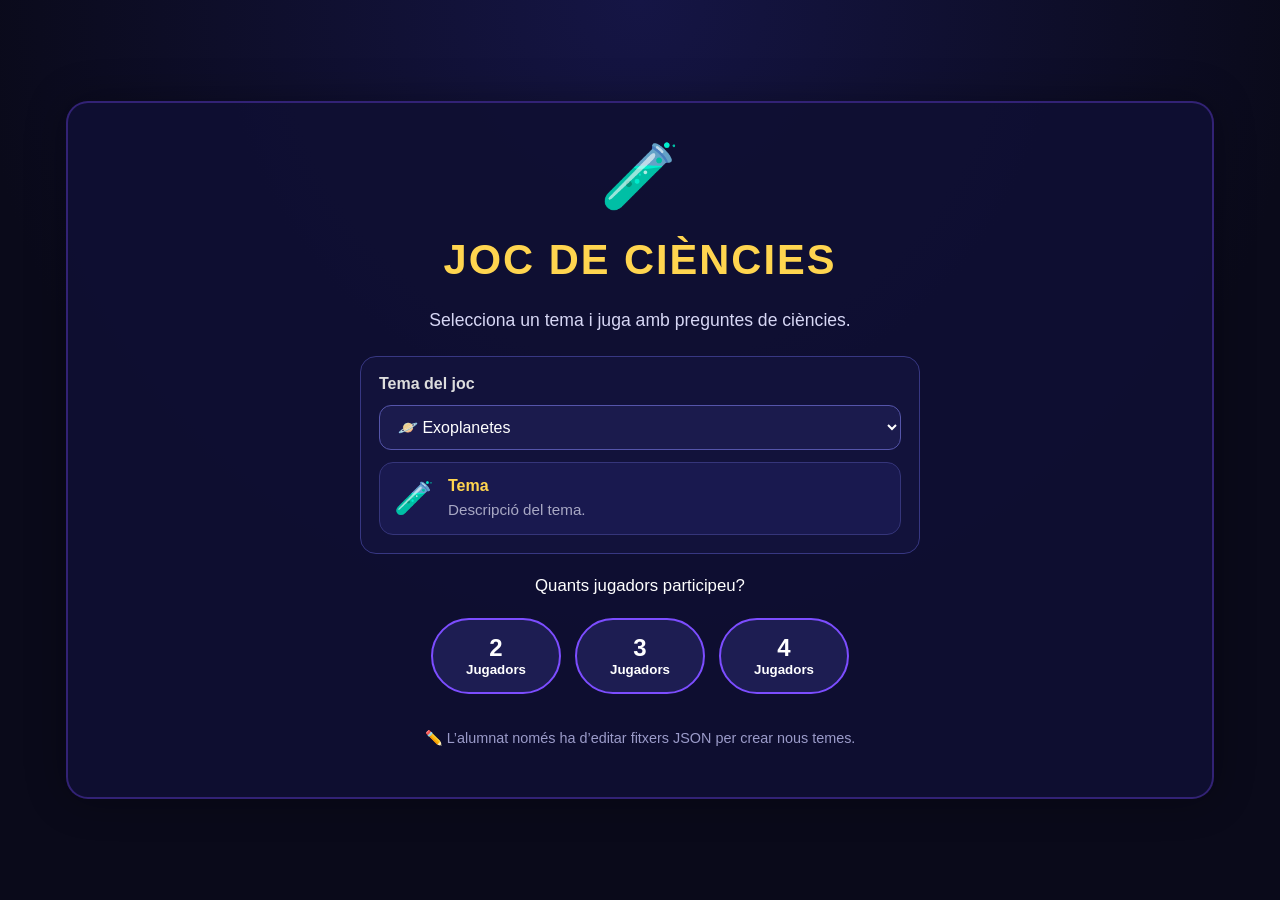
<file: index.html>
<!DOCTYPE html>
<html lang="ca">
<head>
    <meta charset="UTF-8" />
    <meta name="viewport" content="width=device-width, initial-scale=1.0" />
    <title>Joc modular de ciències (JSON)</title>
    <link rel="stylesheet" href="./css/styles.css" />
</head>
<body>
    <div id="app">
        <!-- PANTALLA INICIAL -->
        <section id="pantalla-inicial">
            <div class="hero-emoji" id="preview-emoji">🧪</div>
            <h1 id="preview-title">JOC DE CIÈNCIES</h1>
            <p class="subtitol" id="preview-subtitle">
                Selecciona un tema i juga amb preguntes de ciències.
            </p>

            <div class="config-box">
                <label for="selector-tema">Tema del joc</label>
                <select id="selector-tema"></select>

                <div class="preview-card">
                    <div class="preview-mini" id="preview-mini-emoji">🧪</div>
                    <div>
                        <div class="preview-mini-title" id="preview-mini-title">Tema</div>
                        <div class="preview-mini-text" id="preview-mini-text">
                            Descripció del tema.
                        </div>
                    </div>
                </div>
            </div>

            <p class="pregunta-jugadors">Quants jugadors participeu?</p>

            <div class="selector-jugadors">
                <button type="button" class="btn-jugadors" onclick="iniciarJoc(2)">
                    <span class="num">2</span> Jugadors
                </button>
                <button type="button" class="btn-jugadors" onclick="iniciarJoc(3)">
                    <span class="num">3</span> Jugadors
                </button>
                <button type="button" class="btn-jugadors" onclick="iniciarJoc(4)">
                    <span class="num">4</span> Jugadors
                </button>
            </div>

            <p class="nota">
                ✏️ L’alumnat només ha d’editar fitxers JSON per crear nous temes.
            </p>
        </section>

        <!-- PANTALLA JOC -->
        <section id="pantalla-joc">
            <div id="taulell-container">
                <div id="taulell"></div>
            </div>

            <aside id="panell">
                <h2 id="game-title">JOC</h2>
                <p class="game-theme-line">
                    <span id="game-emoji">🧪</span>
                    <span id="game-subtitle">Tema</span>
                </p>

                <div id="info-torn">
                    <span class="torn-label">Torn de:</span>
                    <div class="torn-jugador">
                        <span class="torn-color" id="torn-color-ind"></span>
                        <span id="torn-nom">Jugador 1</span>
                    </div>
                </div>

                <div id="dau-container">
                    <div id="dau" title="Clica per tirar!"></div>
                    <button type="button" id="btn-tirar" onclick="tirarDau()">🎲 Tirar dau</button>
                </div>

                <div id="registre">
                    <div class="entry entry-muted">🏁 Comença l'aventura científica!</div>
                </div>

                <button type="button" class="btn-reiniciar" onclick="reiniciarJoc()">
                    🔄 Tornar a l'inici
                </button>
            </aside>
        </section>
    </div>

    <!-- MODAL -->
    <div id="modal-overlay">
        <div id="modal">
            <div class="emoji-modal" id="modal-emoji">❓</div>
            <h3 id="modal-title">Pregunta</h3>
            <p class="pregunta-text" id="pregunta-text"></p>
            <div class="opcions" id="opcions-container"></div>
            <p class="resultat-text" id="resultat-text"></p>
        </div>
    </div>

    <script src="./js/path.js"></script>
    <script src="./js/renderer.js"></script>
    <script src="./js/engine.js"></script>
    <script src="./js/app.js"></script>
</body>
</html>
</file>
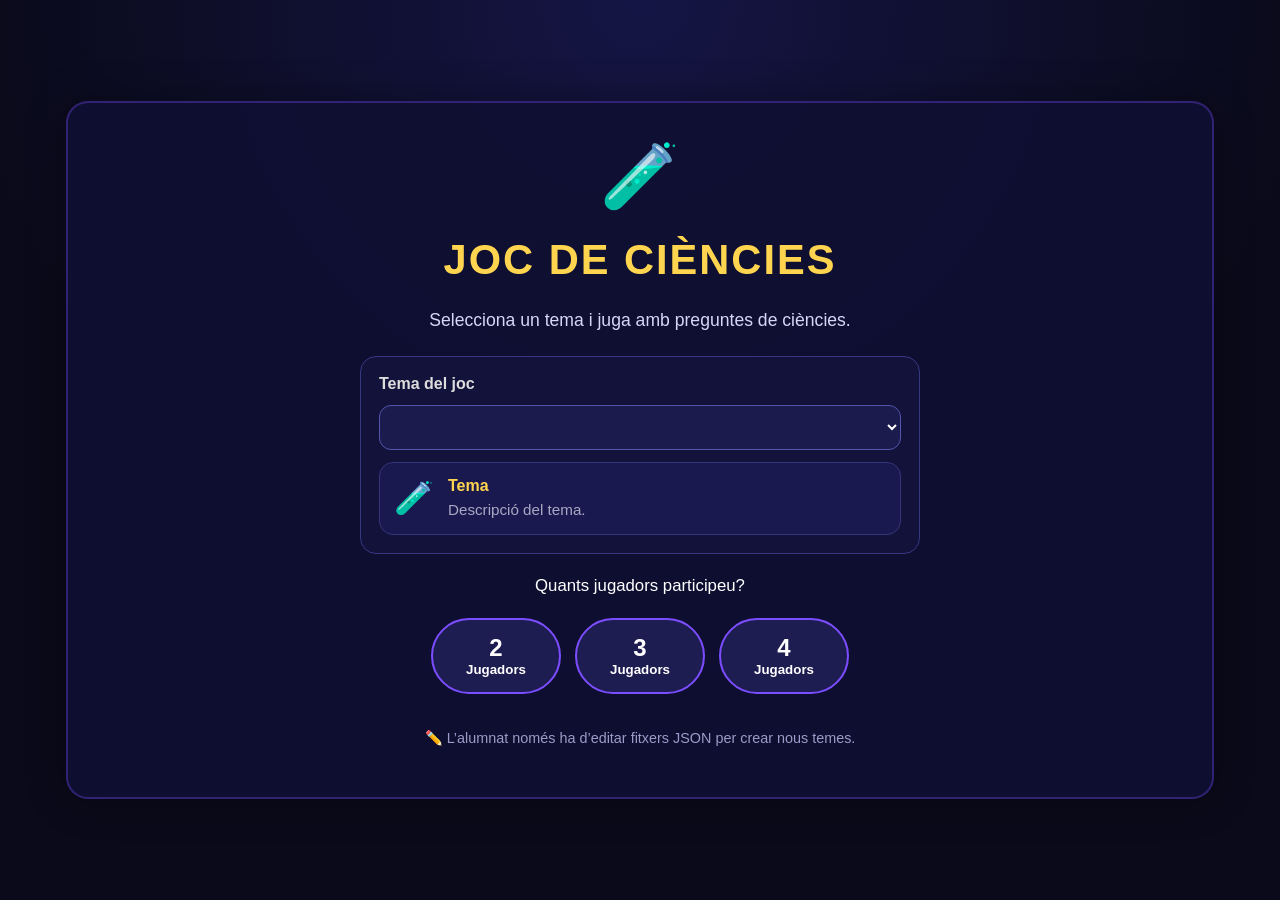
<file: beta/index.html>
<!DOCTYPE html>
<html lang="ca">
<head>
    <meta charset="UTF-8" />
    <meta name="viewport" content="width=device-width, initial-scale=1.0" />
    <title>Joc modular de ciències (JSON)</title>
    <link rel="stylesheet" href="./css/styles.css" />
</head>
<body>
    <div id="app">
        <!-- PANTALLA INICIAL -->
        <section id="pantalla-inicial">
            <div class="hero-emoji" id="preview-emoji">🧪</div>
            <h1 id="preview-title">JOC DE CIÈNCIES</h1>
            <p class="subtitol" id="preview-subtitle">
                Selecciona un tema i juga amb preguntes de ciències.
            </p>

            <div class="config-box">
                <label for="selector-tema">Tema del joc</label>
                <select id="selector-tema"></select>

                <div class="preview-card">
                    <div class="preview-mini" id="preview-mini-emoji">🧪</div>
                    <div>
                        <div class="preview-mini-title" id="preview-mini-title">Tema</div>
                        <div class="preview-mini-text" id="preview-mini-text">
                            Descripció del tema.
                        </div>
                    </div>
                </div>
            </div>

            <p class="pregunta-jugadors">Quants jugadors participeu?</p>

            <div class="selector-jugadors">
                <button type="button" class="btn-jugadors" onclick="iniciarJoc(2)">
                    <span class="num">2</span> Jugadors
                </button>
                <button type="button" class="btn-jugadors" onclick="iniciarJoc(3)">
                    <span class="num">3</span> Jugadors
                </button>
                <button type="button" class="btn-jugadors" onclick="iniciarJoc(4)">
                    <span class="num">4</span> Jugadors
                </button>
            </div>

            <p class="nota">
                ✏️ L’alumnat només ha d’editar fitxers JSON per crear nous temes.
            </p>
        </section>

        <!-- PANTALLA JOC -->
        <section id="pantalla-joc">
            <div id="taulell-container">
                <div id="taulell"></div>
            </div>

            <aside id="panell">
                <h2 id="game-title">JOC</h2>
                <p class="game-theme-line">
                    <span id="game-emoji">🧪</span>
                    <span id="game-subtitle">Tema</span>
                </p>

                <div id="info-torn">
                    <span class="torn-label">Torn de:</span>
                    <div class="torn-jugador">
                        <span class="torn-color" id="torn-color-ind"></span>
                        <span id="torn-nom">Jugador 1</span>
                    </div>
                </div>

                <div id="dau-container">
                    <div id="dau" title="Clica per tirar!"></div>
                    <button type="button" id="btn-tirar" onclick="tirarDau()">🎲 Tirar dau</button>
                </div>

                <div id="registre">
                    <div class="entry entry-muted">🏁 Comença l'aventura científica!</div>
                </div>

                <button type="button" class="btn-reiniciar" onclick="reiniciarJoc()">
                    🔄 Tornar a l'inici
                </button>
            </aside>
        </section>
    </div>

    <!-- MODAL -->
    <div id="modal-overlay">
        <div id="modal">
            <div class="emoji-modal" id="modal-emoji">❓</div>
            <h3 id="modal-title">Pregunta</h3>
            <p class="pregunta-text" id="pregunta-text"></p>
            <div class="opcions" id="opcions-container"></div>
            <p class="resultat-text" id="resultat-text"></p>
        </div>
    </div>

    <script src="./js/path.js"></script>
    <script src="./js/renderer.js"></script>
    <script src="./js/engine.js"></script>
    <script src="./js/app.js"></script>
</body>
</html>
</file>
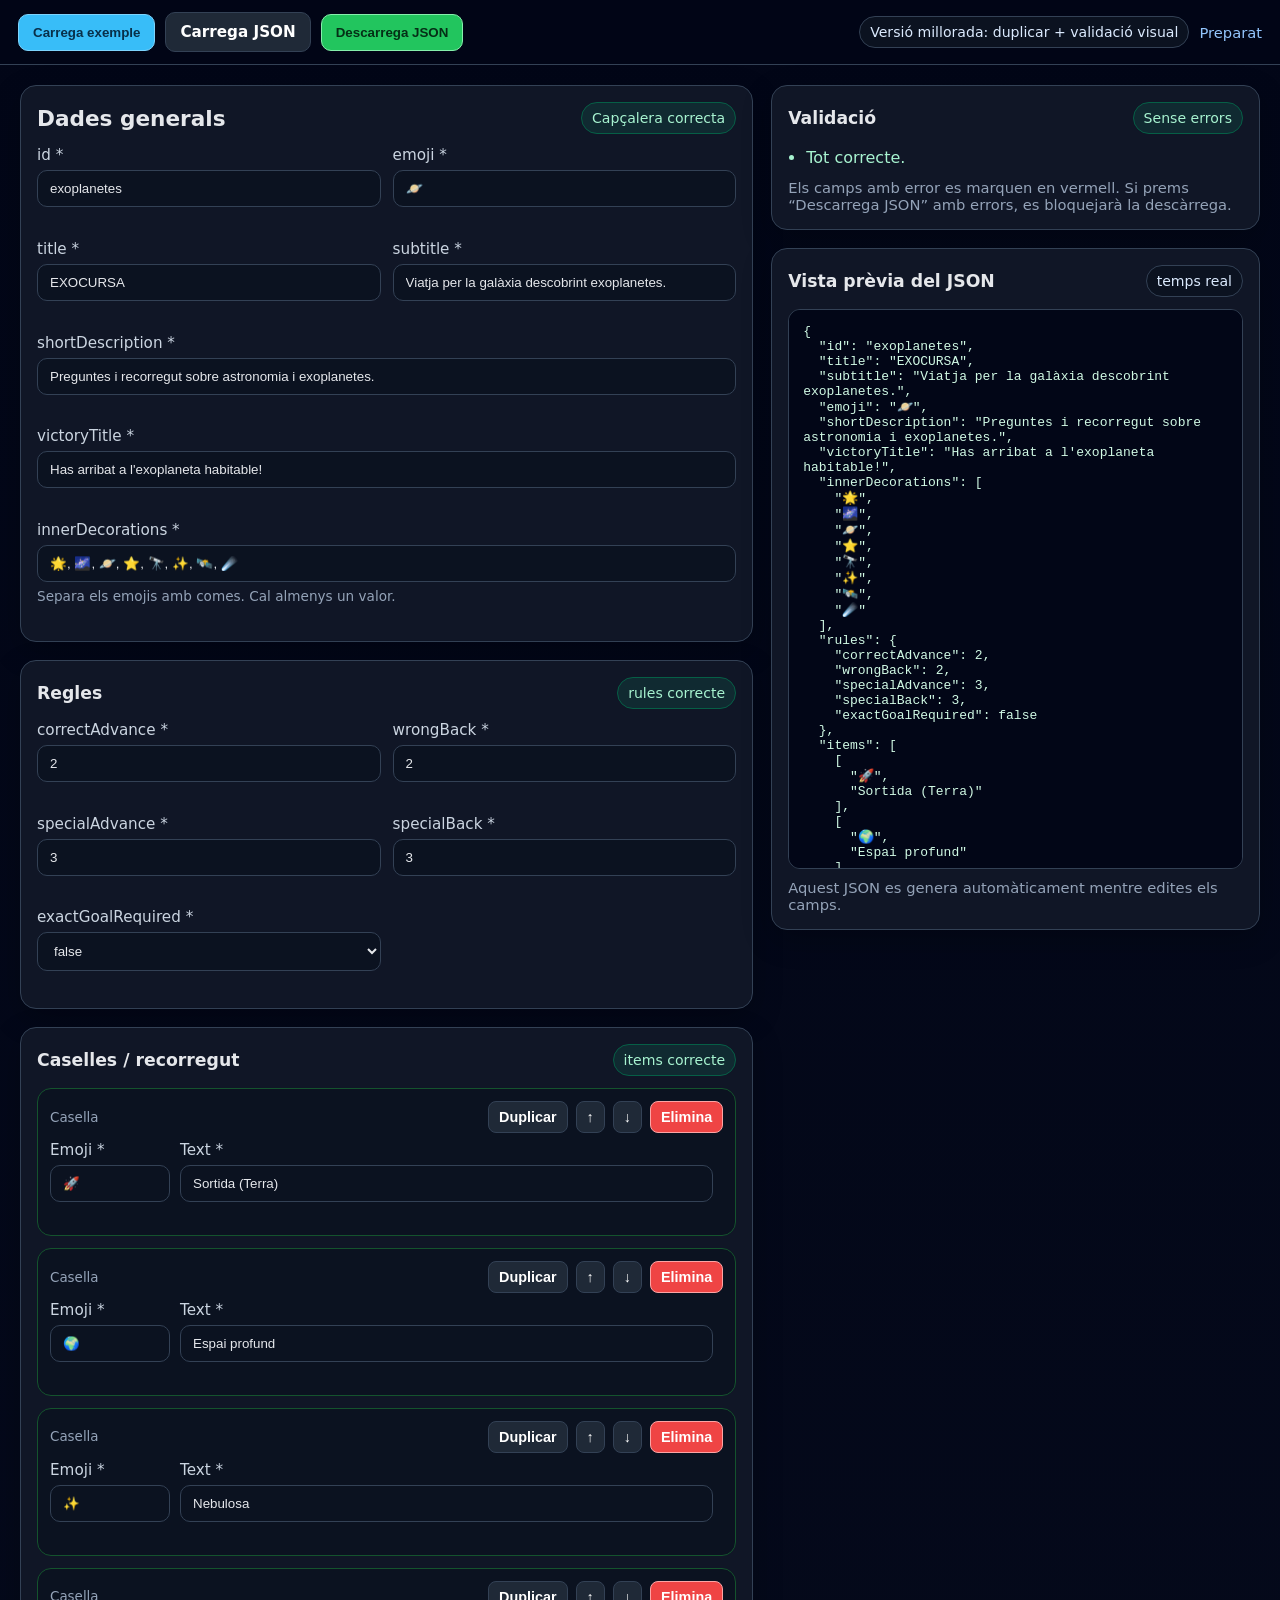
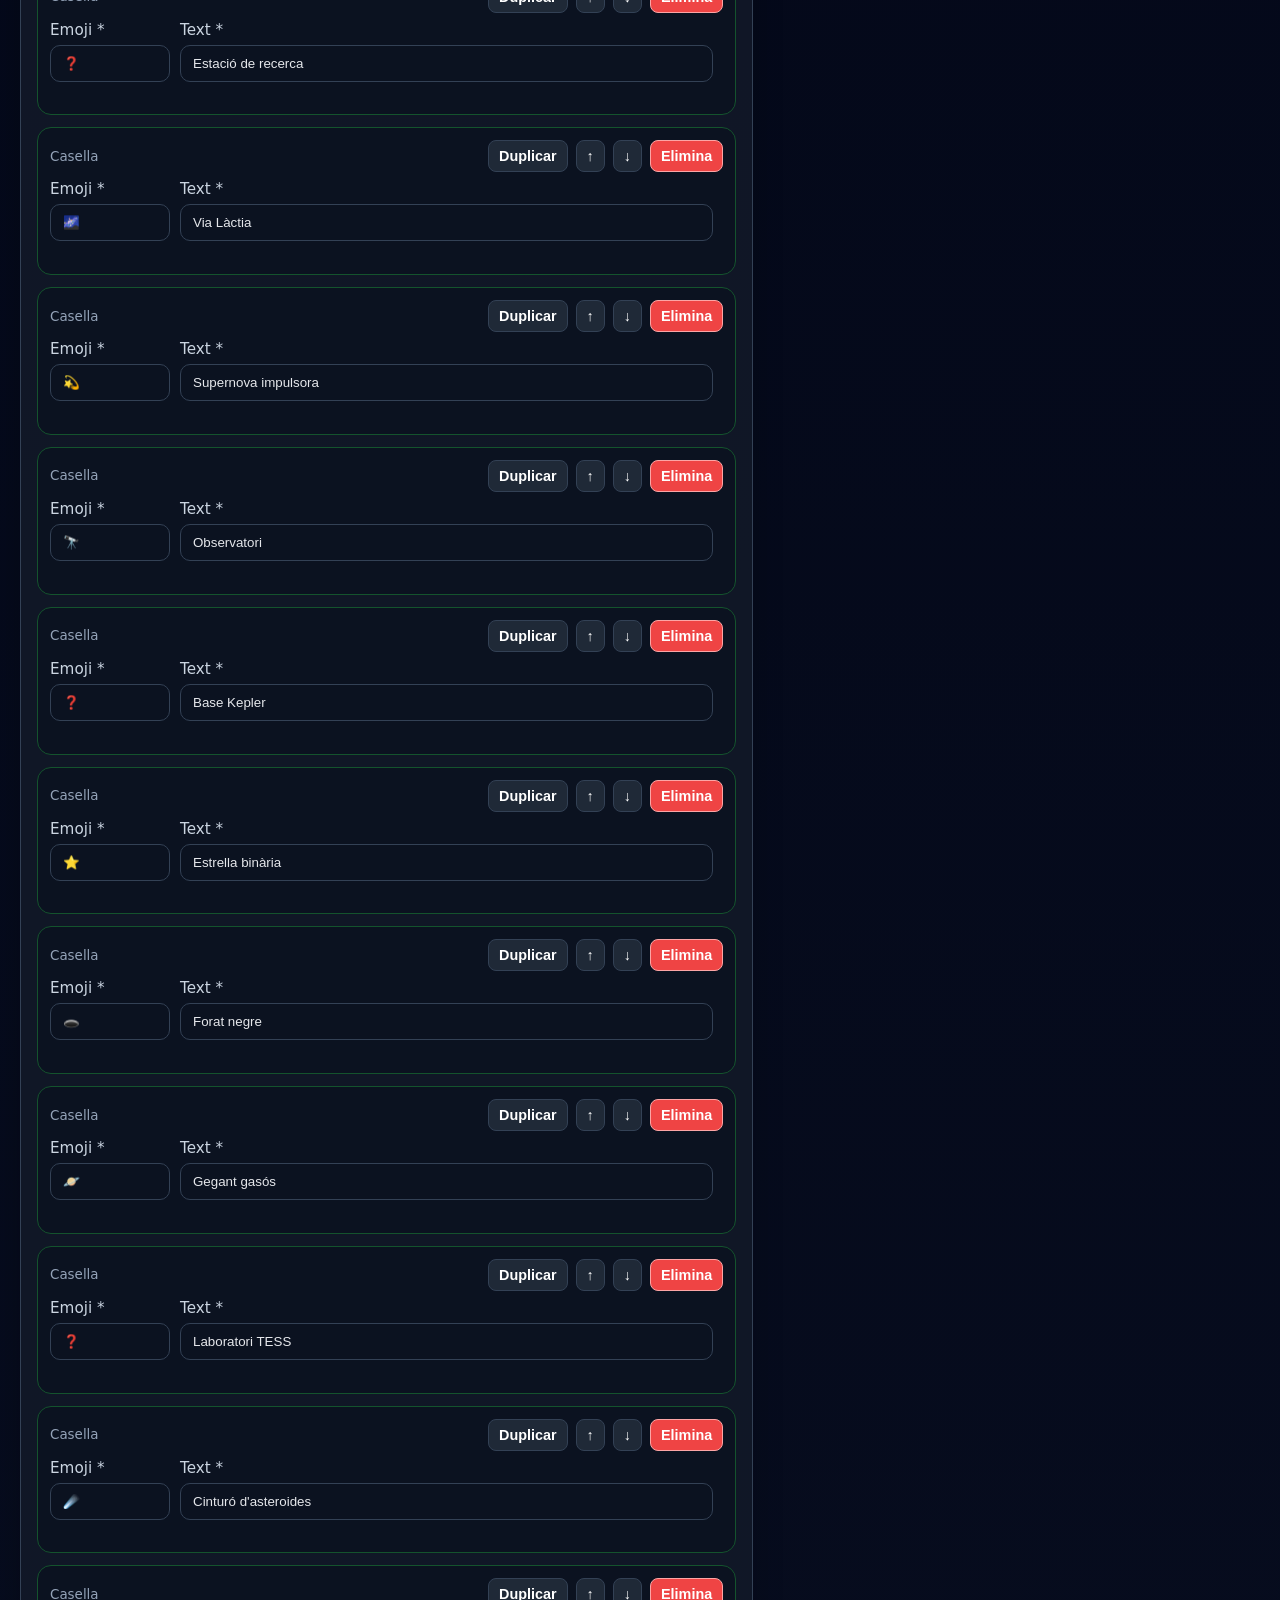
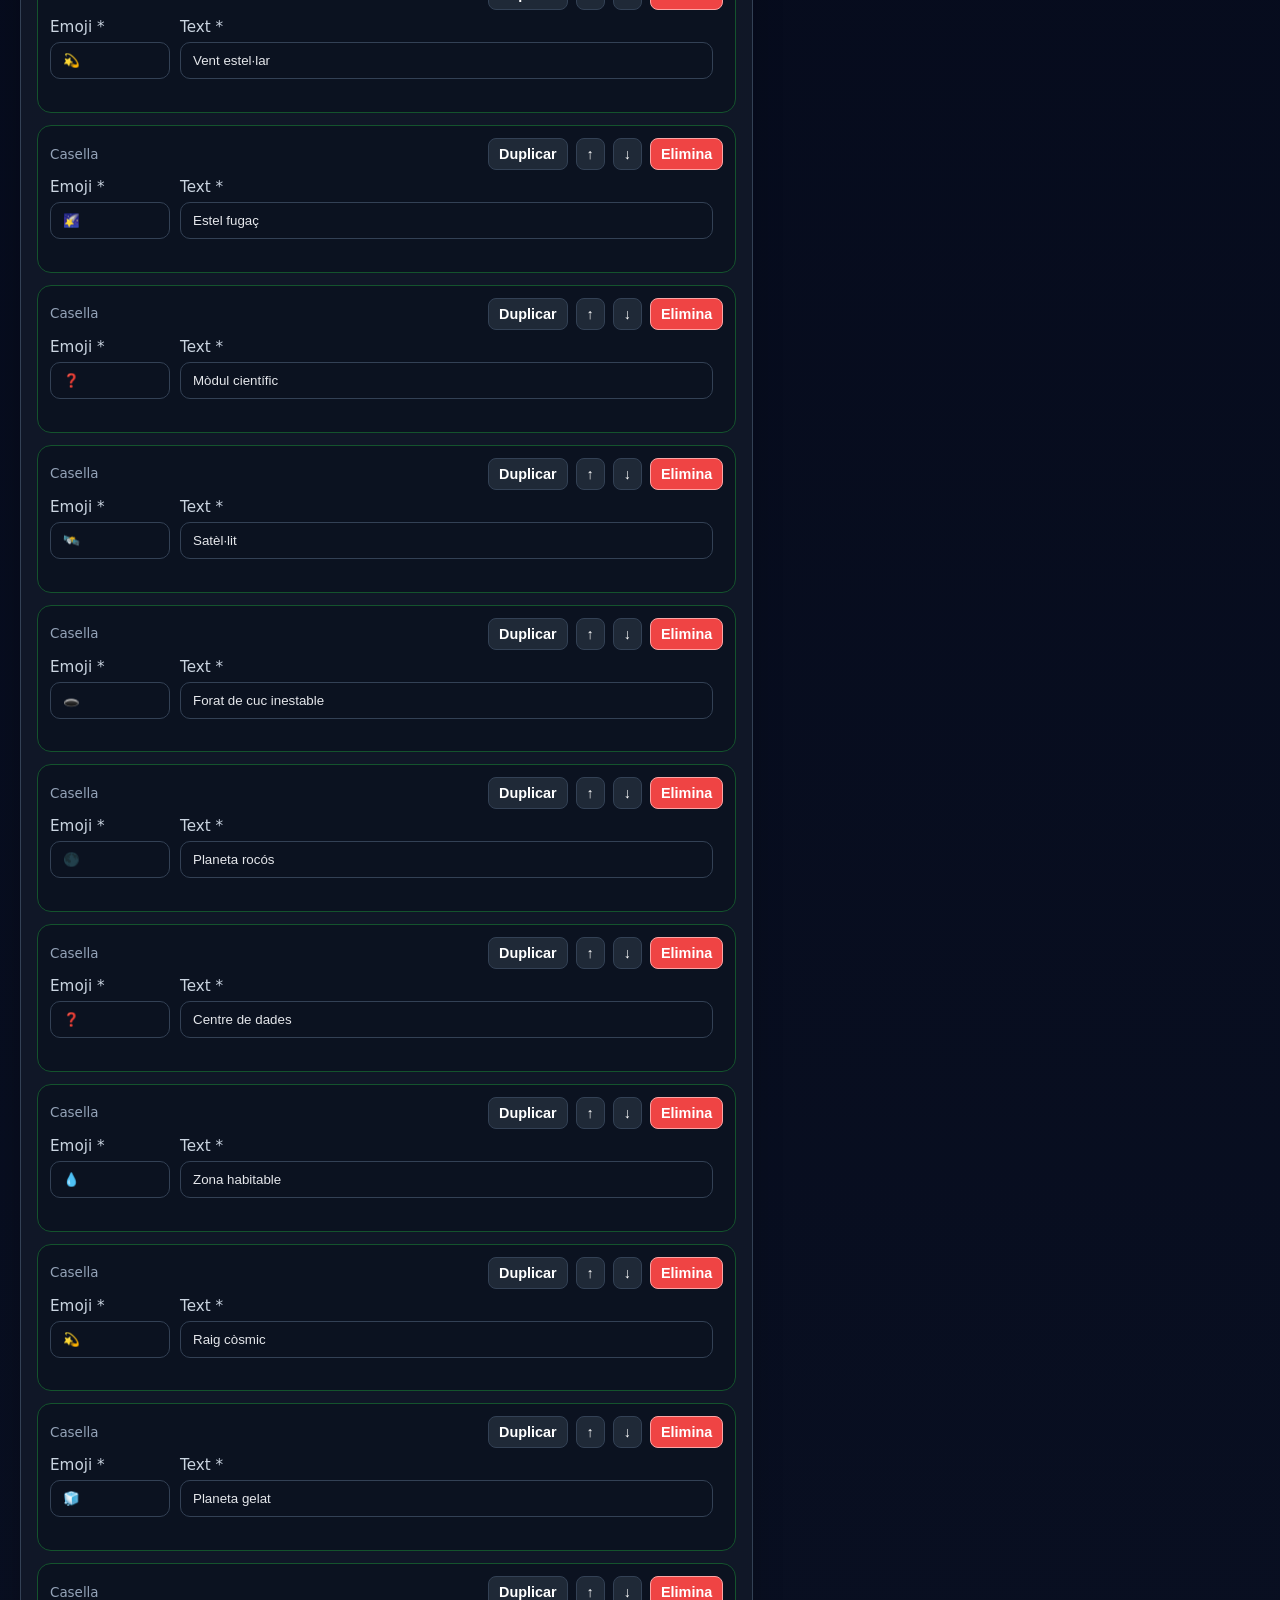
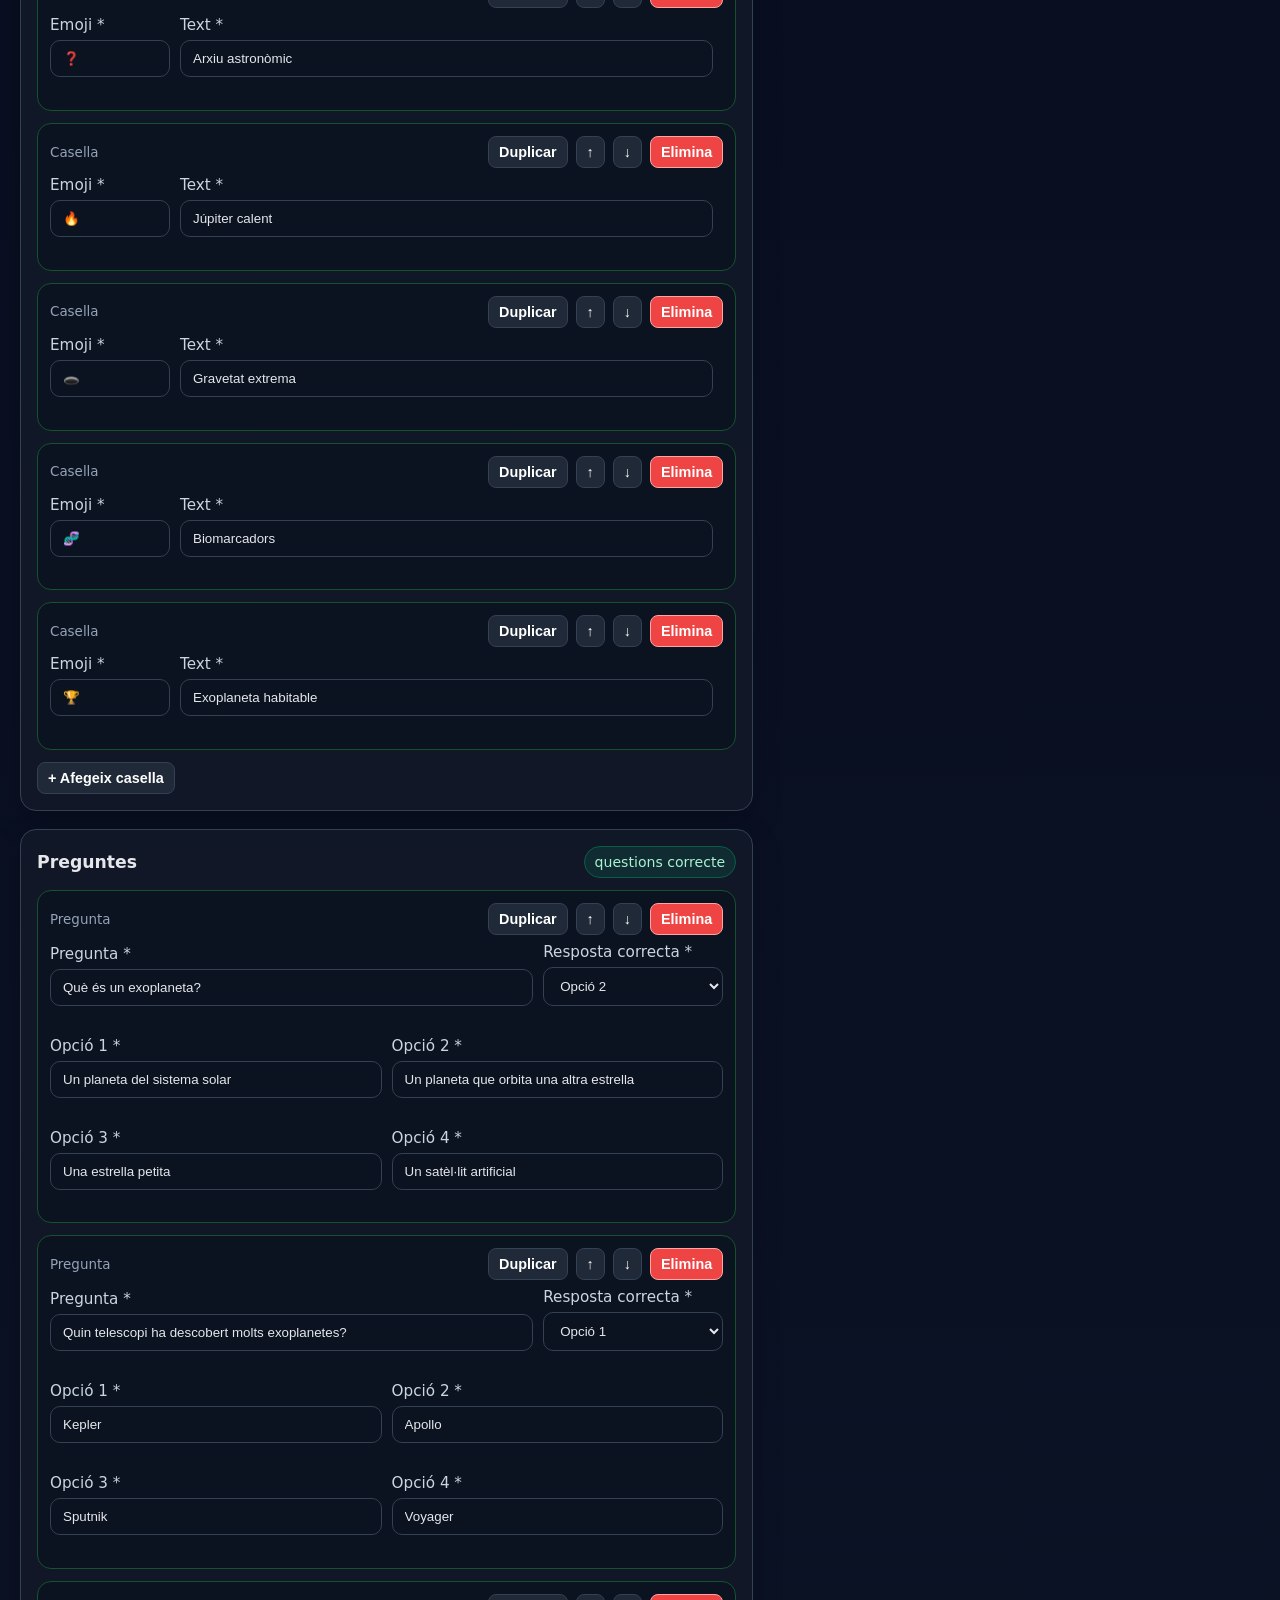
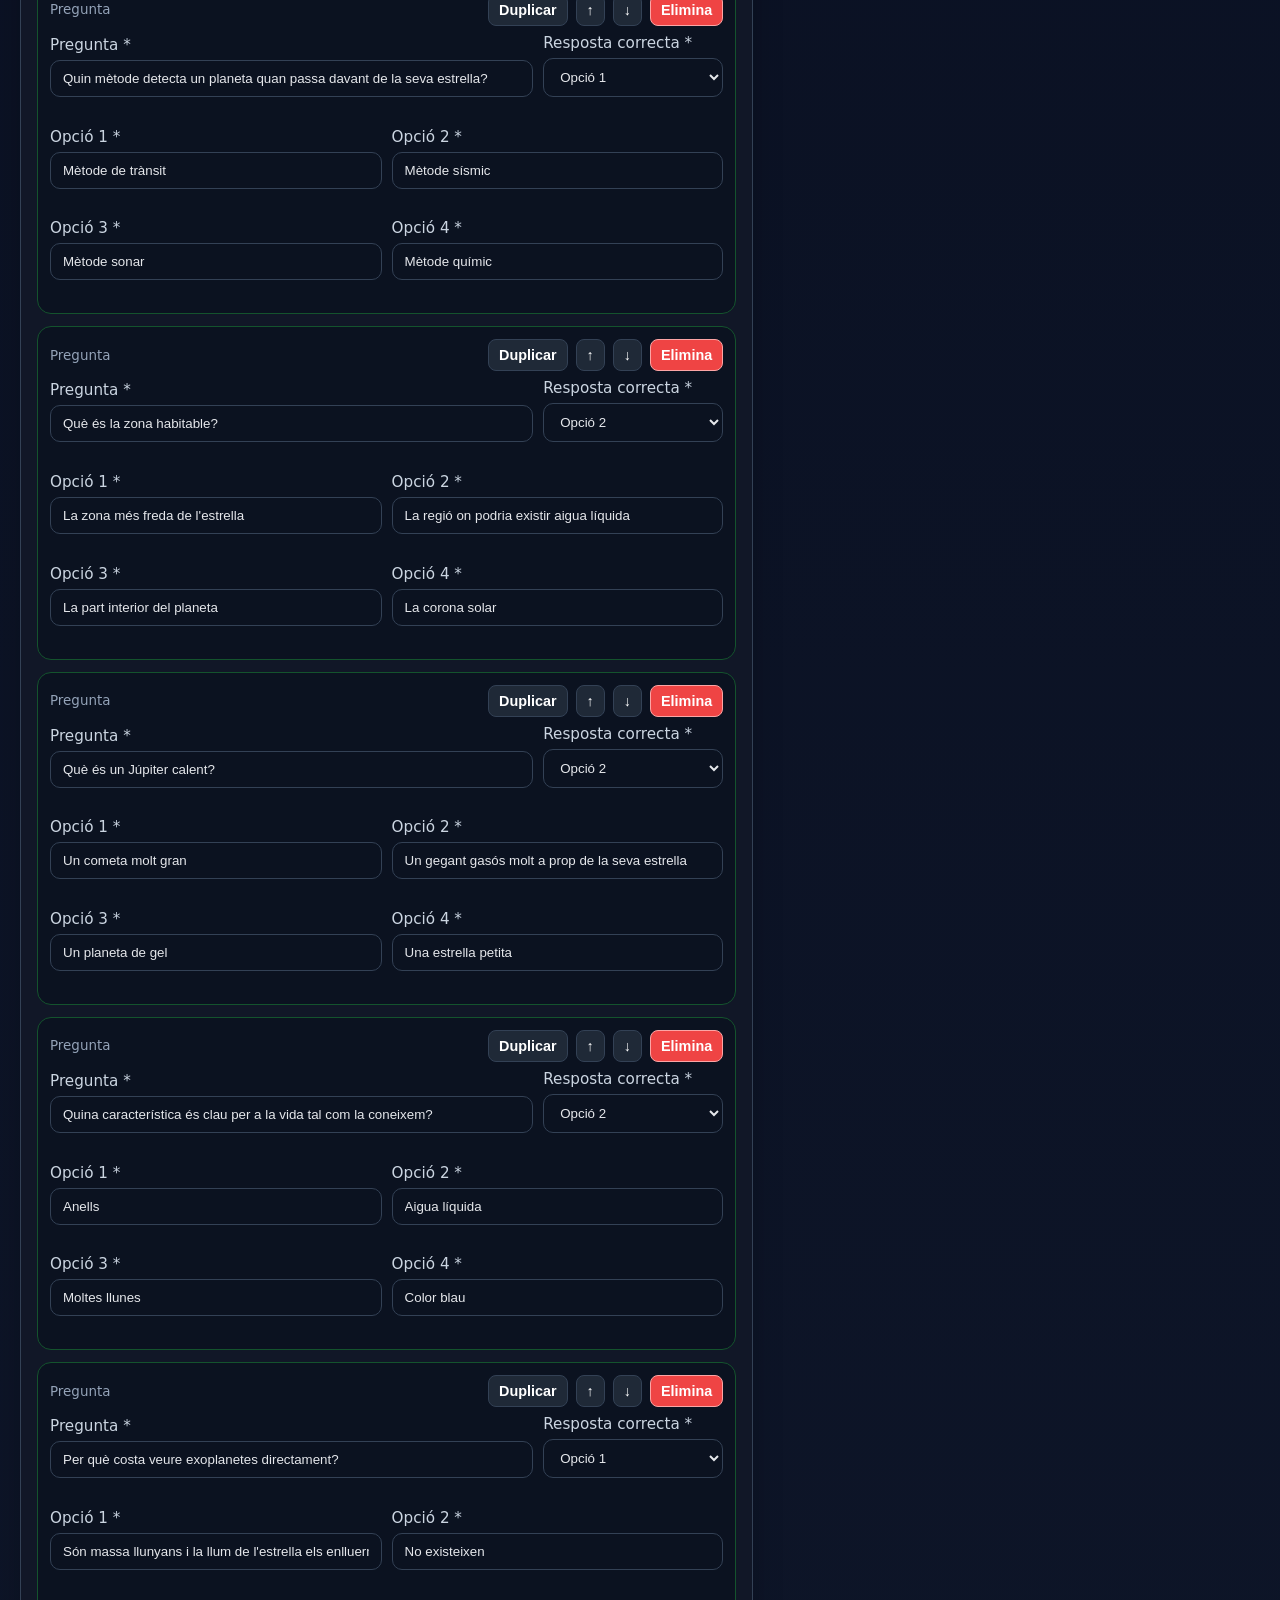
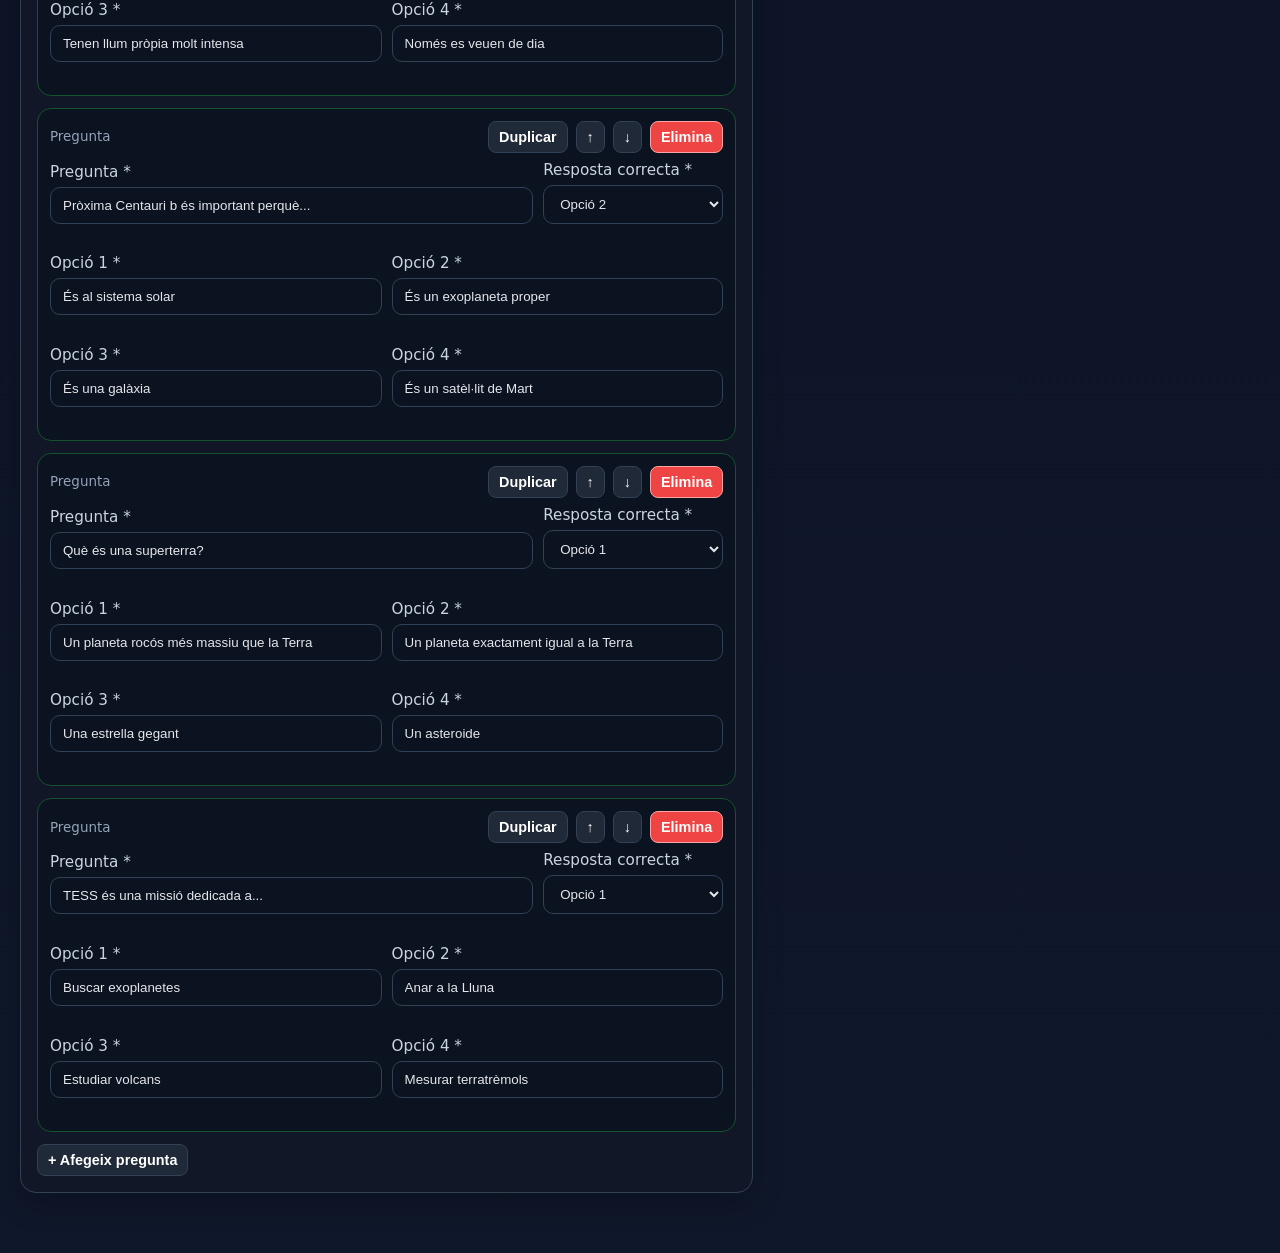
<file: editorjson.html>
<!DOCTYPE html>
<html lang="ca">
<head>
  <meta charset="UTF-8" />
  <meta name="viewport" content="width=device-width, initial-scale=1.0" />
  <title>Editor JSON de Joc — versió millorada</title>
  <style>
    :root {
      --bg: #0f172a;
      --bg-2: #020617;
      --card: #111827;
      --card-2: #1f2937;
      --text: #e5e7eb;
      --muted: #94a3b8;
      --accent: #38bdf8;
      --accent-2: #22c55e;
      --danger: #ef4444;
      --danger-soft: rgba(239,68,68,.12);
      --warn: #f59e0b;
      --warn-soft: rgba(245,158,11,.12);
      --ok: #10b981;
      --ok-soft: rgba(16,185,129,.12);
      --border: #334155;
      --focus: #7dd3fc;
    }
    * { box-sizing: border-box; }
    body {
      margin: 0;
      font-family: system-ui, -apple-system, Segoe UI, Roboto, Helvetica, Arial, sans-serif;
      background: linear-gradient(180deg, var(--bg-2) 0%, var(--bg) 100%);
      color: var(--text);
    }
    .toolbar {
      position: sticky; top: 0; z-index: 20;
      background: rgba(2,6,23,.9);
      backdrop-filter: blur(8px);
      border-bottom: 1px solid var(--border);
      padding: 12px 18px;
      display: flex; justify-content: space-between; gap: 10px; flex-wrap: wrap; align-items: center;
    }
    .toolbar .left, .toolbar .right { display: flex; gap: 10px; flex-wrap: wrap; align-items: center; }
    .container { max-width: 1320px; margin: 0 auto; padding: 20px; }
    .grid { display: grid; grid-template-columns: 1.2fr .8fr; gap: 18px; align-items: start; }
    @media (max-width: 1100px) { .grid { grid-template-columns: 1fr; } }
    .card {
      background: rgba(17,24,39,.95);
      border: 1px solid var(--border);
      border-radius: 16px;
      padding: 16px;
      box-shadow: 0 10px 30px rgba(0,0,0,.22);
    }
    .card + .card { margin-top: 18px; }
    .section-title {
      display: flex; justify-content: space-between; gap: 10px; align-items: center; margin-bottom: 12px;
    }
    h1, h2, h3 { margin: 0; }
    h1 { font-size: 1.35rem; }
    h2 { font-size: 1.08rem; }
    .badge, .pill {
      display: inline-flex; align-items: center; gap: 8px;
      padding: 7px 10px; border-radius: 999px; font-size: .88rem;
      border: 1px solid var(--border); background: #0b1220; color: #dbeafe;
    }
    .badge.error { background: var(--danger-soft); border-color: #7f1d1d; color: #fecaca; }
    .badge.ok { background: var(--ok-soft); border-color: #065f46; color: #a7f3d0; }
    button, .file-label {
      appearance: none;
      border: 1px solid var(--border);
      color: white; background: var(--card-2);
      padding: 10px 14px; border-radius: 10px; cursor: pointer; font-weight: 600;
    }
    button:hover, .file-label:hover { filter: brightness(1.06); }
    button.primary { background: var(--accent); color: #082f49; border-color: #7dd3fc; }
    button.success { background: var(--accent-2); color: #052e16; border-color: #86efac; }
    button.warn { background: var(--warn); color: #451a03; border-color: #fcd34d; }
    button.danger { background: var(--danger); color: #fff; border-color: #fca5a5; }
    button.small { padding: 7px 10px; border-radius: 8px; font-size: .9rem; }
    input[type=file] { display: none; }
    .status { color: #93c5fd; font-size: .92rem; }

    .form-grid { display: grid; grid-template-columns: repeat(2,1fr); gap: 12px; }
    @media (max-width: 720px) { .form-grid { grid-template-columns: 1fr; } }
    .full { grid-column: 1 / -1; }
    .field { display: flex; flex-direction: column; gap: 6px; }
    label { color: #cbd5e1; font-size: .95rem; }
    .hint { color: var(--muted); font-size: .85rem; }
    input[type=text], input[type=number], textarea, select {
      width: 100%; background: #0b1220; border: 1px solid var(--border); color: var(--text);
      padding: 10px 12px; border-radius: 10px; outline: none; transition: border-color .15s, box-shadow .15s, background .15s;
    }
    input:focus, select:focus, textarea:focus { border-color: var(--focus); box-shadow: 0 0 0 3px rgba(56,189,248,.15); }
    input.invalid, textarea.invalid, select.invalid { border-color: var(--danger); background: rgba(127,29,29,.14); }
    .field.invalid > label { color: #fecaca; }
    .error-text { color: #fca5a5; font-size: .84rem; min-height: 1.1em; }

    .list { display: flex; flex-direction: column; gap: 12px; }
    .row-card {
      border: 1px solid var(--border); background: #0b1220; border-radius: 14px; padding: 12px;
    }
    .row-card.invalid { border-color: var(--danger); box-shadow: inset 0 0 0 1px rgba(239,68,68,.15); }
    .row-card.valid { border-color: #14532d; }
    .row { display: grid; grid-template-columns: 120px 1fr auto; gap: 10px; align-items: end; }
    .row.question-row { grid-template-columns: 1fr 180px; }
    .options-grid { display: grid; grid-template-columns: repeat(2,1fr); gap: 10px; margin-top: 10px; }
    @media (max-width: 700px) {
      .row, .row.question-row, .options-grid { grid-template-columns: 1fr; }
    }
    .inline-actions { display: flex; gap: 8px; flex-wrap: wrap; align-items: center; }
    .item-meta { display: flex; justify-content: space-between; gap: 10px; margin-bottom: 8px; align-items: center; }
    .mini-label { color: var(--muted); font-size: .84rem; }
    pre {
      background: #020617; border: 1px solid var(--border); color: #d1fae5; padding: 14px; border-radius: 12px;
      overflow: auto; max-height: 560px; margin: 0; white-space: pre-wrap; word-break: break-word;
    }
    .summary {
      margin: 0; padding-left: 18px; color: #fecaca; line-height: 1.45;
    }
    .summary li { margin-bottom: 6px; }
    .summary.empty { color: #a7f3d0; padding-left: 18px; }
    .sticky-side { position: sticky; top: 78px; }
    .footer-note { color: var(--muted); font-size: .92rem; margin-top: 10px; }
    .divider { height: 1px; background: var(--border); margin: 14px 0; }
  </style>
</head>
<body>
  <div class="toolbar">
    <div class="left">
      <button class="primary" id="btnSample">Carrega exemple</button>
      <label class="file-label" for="fileInput">Carrega JSON</label>
      <input id="fileInput" type="file" accept="application/json,.json" />
      <button class="success" id="btnDownload">Descarrega JSON</button>
    </div>
    <div class="right">
      <span class="pill">Versió millorada: duplicar + validació visual</span>
      <span id="status" class="status">Preparat</span>
    </div>
  </div>

  <div class="container">
    <div class="grid">
      <div>
        <div class="card">
          <div class="section-title">
            <h1>Dades generals</h1>
            <span id="generalBadge" class="badge">Capçalera</span>
          </div>
          <div class="form-grid">
            <div class="field" data-field="id">
              <label for="id">id *</label>
              <input id="id" type="text" placeholder="exoplanetes" />
              <div class="error-text"></div>
            </div>
            <div class="field" data-field="emoji">
              <label for="emoji">emoji *</label>
              <input id="emoji" type="text" placeholder="🪐" />
              <div class="error-text"></div>
            </div>
            <div class="field" data-field="title">
              <label for="title">title *</label>
              <input id="title" type="text" placeholder="EXOCURSA" />
              <div class="error-text"></div>
            </div>
            <div class="field" data-field="subtitle">
              <label for="subtitle">subtitle *</label>
              <input id="subtitle" type="text" placeholder="Viatja per la galàxia..." />
              <div class="error-text"></div>
            </div>
            <div class="field full" data-field="shortDescription">
              <label for="shortDescription">shortDescription *</label>
              <input id="shortDescription" type="text" placeholder="Preguntes i recorregut sobre astronomia..." />
              <div class="error-text"></div>
            </div>
            <div class="field full" data-field="victoryTitle">
              <label for="victoryTitle">victoryTitle *</label>
              <input id="victoryTitle" type="text" placeholder="Has arribat a l'exoplaneta habitable!" />
              <div class="error-text"></div>
            </div>
            <div class="field full" data-field="innerDecorations">
              <label for="innerDecorations">innerDecorations *</label>
              <input id="innerDecorations" type="text" placeholder="🌟, 🌌, 🪐, ⭐, 🔭, ✨, 🛰️, ☄️" />
              <div class="hint">Separa els emojis amb comes. Cal almenys un valor.</div>
              <div class="error-text"></div>
            </div>
          </div>
        </div>

        <div class="card">
          <div class="section-title">
            <h2>Regles</h2>
            <span id="rulesBadge" class="badge">rules</span>
          </div>
          <div class="form-grid">
            <div class="field" data-field="correctAdvance">
              <label for="correctAdvance">correctAdvance *</label>
              <input id="correctAdvance" type="number" step="1" min="0" />
              <div class="error-text"></div>
            </div>
            <div class="field" data-field="wrongBack">
              <label for="wrongBack">wrongBack *</label>
              <input id="wrongBack" type="number" step="1" min="0" />
              <div class="error-text"></div>
            </div>
            <div class="field" data-field="specialAdvance">
              <label for="specialAdvance">specialAdvance *</label>
              <input id="specialAdvance" type="number" step="1" min="0" />
              <div class="error-text"></div>
            </div>
            <div class="field" data-field="specialBack">
              <label for="specialBack">specialBack *</label>
              <input id="specialBack" type="number" step="1" min="0" />
              <div class="error-text"></div>
            </div>
            <div class="field" data-field="exactGoalRequired">
              <label for="exactGoalRequired">exactGoalRequired *</label>
              <select id="exactGoalRequired">
                <option value="false">false</option>
                <option value="true">true</option>
              </select>
              <div class="error-text"></div>
            </div>
          </div>
        </div>

        <div class="card">
          <div class="section-title">
            <h2>Caselles / recorregut</h2>
            <span id="itemsBadge" class="badge">items</span>
          </div>
          <div id="itemsList" class="list"></div>
          <div class="inline-actions" style="margin-top: 12px;">
            <button id="addItem" class="small">+ Afegeix casella</button>
          </div>
        </div>

        <div class="card" style="margin-bottom: 40px;">
          <div class="section-title">
            <h2>Preguntes</h2>
            <span id="questionsBadge" class="badge">questions</span>
          </div>
          <div id="questionsList" class="list"></div>
          <div class="inline-actions" style="margin-top: 12px;">
            <button id="addQuestion" class="small">+ Afegeix pregunta</button>
          </div>
        </div>
      </div>

      <div>
        <div class="sticky-side">
          <div class="card">
            <div class="section-title">
              <h2>Validació</h2>
              <span id="validationBadge" class="badge ok">Sense errors</span>
            </div>
            <ul id="validationSummary" class="summary empty">
              <li>Tot correcte.</li>
            </ul>
            <div class="footer-note">Els camps amb error es marquen en vermell. Si prems “Descarrega JSON” amb errors, es bloquejarà la descàrrega.</div>
          </div>

          <div class="card">
            <div class="section-title">
              <h2>Vista prèvia del JSON</h2>
              <span class="badge">temps real</span>
            </div>
            <pre id="jsonPreview">{}</pre>
            <div class="footer-note">Aquest JSON es genera automàticament mentre edites els camps.</div>
          </div>
        </div>
      </div>
    </div>
  </div>

  <script>
    const sampleData = {
      "id": "exoplanetes",
      "title": "EXOCURSA",
      "subtitle": "Viatja per la galàxia descobrint exoplanetes.",
      "emoji": "🪐",
      "shortDescription": "Preguntes i recorregut sobre astronomia i exoplanetes.",
      "victoryTitle": "Has arribat a l'exoplaneta habitable!",
      "innerDecorations": ["🌟", "🌌", "🪐", "⭐", "🔭", "✨", "🛰️", "☄️"],
      "rules": { "correctAdvance": 2, "wrongBack": 2, "specialAdvance": 3, "specialBack": 3, "exactGoalRequired": false },
      "items": [
        ["🚀", "Sortida (Terra)"], ["🌍", "Espai profund"], ["✨", "Nebulosa"], ["❓", "Estació de recerca"],
        ["🌌", "Via Làctia"], ["💫", "Supernova impulsora"], ["🔭", "Observatori"], ["❓", "Base Kepler"],
        ["⭐", "Estrella binària"], ["🕳️", "Forat negre"], ["🪐", "Gegant gasós"], ["❓", "Laboratori TESS"],
        ["☄️", "Cinturó d'asteroides"], ["💫", "Vent estel·lar"], ["🌠", "Estel fugaç"], ["❓", "Mòdul científic"],
        ["🛰️", "Satèl·lit"], ["🕳️", "Forat de cuc inestable"], ["🌑", "Planeta rocós"], ["❓", "Centre de dades"],
        ["💧", "Zona habitable"], ["💫", "Raig còsmic"], ["🧊", "Planeta gelat"], ["❓", "Arxiu astronòmic"],
        ["🔥", "Júpiter calent"], ["🕳️", "Gravetat extrema"], ["🧬", "Biomarcadors"], ["🏆", "Exoplaneta habitable"]
      ],
      "questions": [
        { "question": "Què és un exoplaneta?", "options": ["Un planeta del sistema solar", "Un planeta que orbita una altra estrella", "Una estrella petita", "Un satèl·lit artificial"], "correct": 1 },
        { "question": "Quin telescopi ha descobert molts exoplanetes?", "options": ["Kepler", "Apollo", "Sputnik", "Voyager"], "correct": 0 },
        { "question": "Quin mètode detecta un planeta quan passa davant de la seva estrella?", "options": ["Mètode de trànsit", "Mètode sísmic", "Mètode sonar", "Mètode químic"], "correct": 0 },
        { "question": "Què és la zona habitable?", "options": ["La zona més freda de l'estrella", "La regió on podria existir aigua líquida", "La part interior del planeta", "La corona solar"], "correct": 1 },
        { "question": "Què és un Júpiter calent?", "options": ["Un cometa molt gran", "Un gegant gasós molt a prop de la seva estrella", "Un planeta de gel", "Una estrella petita"], "correct": 1 },
        { "question": "Quina característica és clau per a la vida tal com la coneixem?", "options": ["Anells", "Aigua líquida", "Moltes llunes", "Color blau"], "correct": 1 },
        { "question": "Per què costa veure exoplanetes directament?", "options": ["Són massa llunyans i la llum de l'estrella els enlluerna", "No existeixen", "Tenen llum pròpia molt intensa", "Només es veuen de dia"], "correct": 0 },
        { "question": "Pròxima Centauri b és important perquè...", "options": ["És al sistema solar", "És un exoplaneta proper", "És una galàxia", "És un satèl·lit de Mart"], "correct": 1 },
        { "question": "Què és una superterra?", "options": ["Un planeta rocós més massiu que la Terra", "Un planeta exactament igual a la Terra", "Una estrella gegant", "Un asteroide"], "correct": 0 },
        { "question": "TESS és una missió dedicada a...", "options": ["Buscar exoplanetes", "Anar a la Lluna", "Estudiar volcans", "Mesurar terratrèmols"], "correct": 0 }
      ]
    };

    const $ = (id) => document.getElementById(id);
    const itemsList = $('itemsList');
    const questionsList = $('questionsList');
    const statusEl = $('status');

    function setStatus(text, timeout = 2500) {
      statusEl.textContent = text;
      setTimeout(() => { if (statusEl.textContent === text) statusEl.textContent = 'Preparat'; }, timeout);
    }

    function escapeHtml(str) {
      return String(str)
        .replaceAll('&', '&amp;')
        .replaceAll('<', '&lt;')
        .replaceAll('>', '&gt;')
        .replaceAll('"', '&quot;');
    }

    function fieldWrap(id) {
      return document.querySelector(`.field[data-field="${id}"]`);
    }

    function setFieldError(id, message = '') {
      const wrap = fieldWrap(id);
      if (!wrap) return;
      const input = wrap.querySelector('input, select, textarea');
      const error = wrap.querySelector('.error-text');
      const invalid = Boolean(message);
      wrap.classList.toggle('invalid', invalid);
      if (input) input.classList.toggle('invalid', invalid);
      if (error) error.textContent = message || '';
    }

    function createItemRow(item = ['', '']) {
      const wrap = document.createElement('div');
      wrap.className = 'row-card';
      wrap.innerHTML = `
        <div class="item-meta">
          <div class="mini-label">Casella</div>
          <div class="inline-actions">
            <button class="small duplicate-item" type="button">Duplicar</button>
            <button class="small move-up" type="button">↑</button>
            <button class="small move-down" type="button">↓</button>
            <button class="small danger remove-item" type="button">Elimina</button>
          </div>
        </div>
        <div class="row item-row">
          <div class="field inner-field emoji-field">
            <label>Emoji *</label>
            <input type="text" class="item-emoji" value="${escapeHtml(item[0] ?? '')}" placeholder="🚀" />
            <div class="error-text"></div>
          </div>
          <div class="field inner-field text-field">
            <label>Text *</label>
            <input type="text" class="item-text" value="${escapeHtml(item[1] ?? '')}" placeholder="Nom de la casella" />
            <div class="error-text"></div>
          </div>
          <div></div>
        </div>`;
      bindItemButtons(wrap);
      wrap.querySelectorAll('input').forEach(el => el.addEventListener('input', refresh));
      return wrap;
    }

    function createQuestionRow(q = { question: '', options: ['', '', '', ''], correct: 0 }) {
      const opts = Array.isArray(q.options) ? [...q.options] : ['', '', '', ''];
      while (opts.length < 4) opts.push('');
      const correct = Number.isInteger(q.correct) ? Math.min(3, Math.max(0, q.correct)) : 0;
      const wrap = document.createElement('div');
      wrap.className = 'row-card';
      wrap.innerHTML = `
        <div class="item-meta">
          <div class="mini-label">Pregunta</div>
          <div class="inline-actions">
            <button class="small duplicate-question" type="button">Duplicar</button>
            <button class="small move-up" type="button">↑</button>
            <button class="small move-down" type="button">↓</button>
            <button class="small danger remove-item" type="button">Elimina</button>
          </div>
        </div>
        <div class="row question-row">
          <div class="field q-text-field">
            <label>Pregunta *</label>
            <input type="text" class="question-text" value="${escapeHtml(q.question ?? '')}" placeholder="Escriu la pregunta" />
            <div class="error-text"></div>
          </div>
          <div class="field q-correct-field">
            <label>Resposta correcta *</label>
            <select class="question-correct">
              <option value="0">Opció 1</option>
              <option value="1">Opció 2</option>
              <option value="2">Opció 3</option>
              <option value="3">Opció 4</option>
            </select>
            <div class="error-text"></div>
          </div>
        </div>
        <div class="options-grid">
          <div class="field q-opt-field"><label>Opció 1 *</label><input type="text" class="question-opt" value="${escapeHtml(opts[0])}" /><div class="error-text"></div></div>
          <div class="field q-opt-field"><label>Opció 2 *</label><input type="text" class="question-opt" value="${escapeHtml(opts[1])}" /><div class="error-text"></div></div>
          <div class="field q-opt-field"><label>Opció 3 *</label><input type="text" class="question-opt" value="${escapeHtml(opts[2])}" /><div class="error-text"></div></div>
          <div class="field q-opt-field"><label>Opció 4 *</label><input type="text" class="question-opt" value="${escapeHtml(opts[3])}" /><div class="error-text"></div></div>
        </div>`;
      wrap.querySelector('.question-correct').value = String(correct);
      bindQuestionButtons(wrap);
      wrap.querySelectorAll('input, select').forEach(el => el.addEventListener('input', refresh));
      return wrap;
    }

    function bindMoveButtons(wrap, container) {
      wrap.querySelector('.move-up').addEventListener('click', () => {
        const prev = wrap.previousElementSibling;
        if (prev) container.insertBefore(wrap, prev);
        refresh();
      });
      wrap.querySelector('.move-down').addEventListener('click', () => {
        const next = wrap.nextElementSibling;
        if (next) container.insertBefore(next, wrap);
        refresh();
      });
      wrap.querySelector('.remove-item').addEventListener('click', () => {
        wrap.remove();
        refresh();
      });
    }

    function bindItemButtons(wrap) {
      bindMoveButtons(wrap, itemsList);
      wrap.querySelector('.duplicate-item').addEventListener('click', () => {
        const clone = createItemRow([
          wrap.querySelector('.item-emoji').value,
          wrap.querySelector('.item-text').value
        ]);
        wrap.after(clone);
        refresh();
        setStatus('Casella duplicada');
      });
    }

    function bindQuestionButtons(wrap) {
      bindMoveButtons(wrap, questionsList);
      wrap.querySelector('.duplicate-question').addEventListener('click', () => {
        const clone = createQuestionRow({
          question: wrap.querySelector('.question-text').value,
          options: Array.from(wrap.querySelectorAll('.question-opt')).map(i => i.value),
          correct: Number(wrap.querySelector('.question-correct').value)
        });
        wrap.after(clone);
        refresh();
        setStatus('Pregunta duplicada');
      });
    }

    function collectData() {
      return {
        id: $('id').value.trim(),
        title: $('title').value.trim(),
        subtitle: $('subtitle').value.trim(),
        emoji: $('emoji').value.trim(),
        shortDescription: $('shortDescription').value.trim(),
        victoryTitle: $('victoryTitle').value.trim(),
        innerDecorations: $('innerDecorations').value.split(',').map(s => s.trim()).filter(Boolean),
        rules: {
          correctAdvance: Number($('correctAdvance').value),
          wrongBack: Number($('wrongBack').value),
          specialAdvance: Number($('specialAdvance').value),
          specialBack: Number($('specialBack').value),
          exactGoalRequired: $('exactGoalRequired').value === 'true'
        },
        items: Array.from(itemsList.querySelectorAll('.row-card')).map(card => [
          card.querySelector('.item-emoji').value.trim(),
          card.querySelector('.item-text').value.trim()
        ]),
        questions: Array.from(questionsList.querySelectorAll('.row-card')).map(card => ({
          question: card.querySelector('.question-text').value.trim(),
          options: Array.from(card.querySelectorAll('.question-opt')).map(i => i.value.trim()),
          correct: Number(card.querySelector('.question-correct').value)
        }))
      };
    }

    function clearInnerErrors(container, selectors) {
      container.querySelectorAll(selectors).forEach(el => {
        el.classList.remove('invalid');
        const field = el.closest('.field');
        if (field) field.classList.remove('invalid');
        const err = field?.querySelector('.error-text');
        if (err) err.textContent = '';
      });
      container.classList.remove('invalid', 'valid');
    }

    function markFieldErrorFromEl(el, message) {
      if (!el) return;
      el.classList.add('invalid');
      const field = el.closest('.field');
      if (field) {
        field.classList.add('invalid');
        const err = field.querySelector('.error-text');
        if (err) err.textContent = message;
      }
    }

    function validateData(data) {
      const errors = [];

      // clear general field errors
      ['id','emoji','title','subtitle','shortDescription','victoryTitle','innerDecorations','correctAdvance','wrongBack','specialAdvance','specialBack','exactGoalRequired']
        .forEach(id => setFieldError(id, ''));

      // general required text
      const requiredText = [
        ['id', 'El camp id és obligatori.'],
        ['emoji', 'El camp emoji és obligatori.'],
        ['title', 'El camp title és obligatori.'],
        ['subtitle', 'El camp subtitle és obligatori.'],
        ['shortDescription', 'El camp shortDescription és obligatori.'],
        ['victoryTitle', 'El camp victoryTitle és obligatori.']
      ];
      requiredText.forEach(([id, msg]) => {
        if (!String(data[id] ?? '').trim()) {
          setFieldError(id, msg);
          errors.push(msg);
        }
      });

      if (!Array.isArray(data.innerDecorations) || data.innerDecorations.length === 0) {
        const msg = 'innerDecorations ha de contenir almenys un valor.';
        setFieldError('innerDecorations', msg);
        errors.push(msg);
      }

      ['correctAdvance','wrongBack','specialAdvance','specialBack'].forEach(id => {
        const value = Number(data.rules[id]);
        if (!Number.isInteger(value) || value < 0) {
          const msg = `${id} ha de ser un enter igual o superior a 0.`;
          setFieldError(id, msg);
          errors.push(msg);
        }
      });

      // items
      itemsList.querySelectorAll('.row-card').forEach((card, index) => {
        clearInnerErrors(card, '.item-emoji, .item-text');
        const emojiEl = card.querySelector('.item-emoji');
        const textEl = card.querySelector('.item-text');
        const emoji = emojiEl.value.trim();
        const text = textEl.value.trim();
        let invalid = false;
        if (!emoji) {
          invalid = true;
          markFieldErrorFromEl(emojiEl, 'Emoji obligatori.');
          errors.push(`Casella ${index + 1}: falta l'emoji.`);
        }
        if (!text) {
          invalid = true;
          markFieldErrorFromEl(textEl, 'Text obligatori.');
          errors.push(`Casella ${index + 1}: falta el text.`);
        }
        card.classList.toggle('invalid', invalid);
        card.classList.toggle('valid', !invalid);
      });
      if (data.items.length === 0) {
        errors.push('Cal almenys una casella a items.');
      }

      // questions
      questionsList.querySelectorAll('.row-card').forEach((card, index) => {
        clearInnerErrors(card, '.question-text, .question-correct, .question-opt');
        const qTextEl = card.querySelector('.question-text');
        const correctEl = card.querySelector('.question-correct');
        const optEls = Array.from(card.querySelectorAll('.question-opt'));
        const qText = qTextEl.value.trim();
        const correct = Number(correctEl.value);
        let invalid = false;
        if (!qText) {
          invalid = true;
          markFieldErrorFromEl(qTextEl, 'Pregunta obligatòria.');
          errors.push(`Pregunta ${index + 1}: falta l'enunciat.`);
        }
        if (!Number.isInteger(correct) || correct < 0 || correct > 3) {
          invalid = true;
          markFieldErrorFromEl(correctEl, 'La resposta correcta ha d’estar entre 0 i 3.');
          errors.push(`Pregunta ${index + 1}: índex de resposta correcta no vàlid.`);
        }
        const options = optEls.map(el => el.value.trim());
        if (options.length !== 4) {
          invalid = true;
          errors.push(`Pregunta ${index + 1}: calen exactament 4 opcions.`);
        }
        optEls.forEach((el, i) => {
          if (!el.value.trim()) {
            invalid = true;
            markFieldErrorFromEl(el, 'Opció obligatòria.');
            errors.push(`Pregunta ${index + 1}: falta el text de l'opció ${i + 1}.`);
          }
        });
        if (Number.isInteger(correct) && correct >= 0 && correct < options.length && !options[correct]) {
          invalid = true;
          markFieldErrorFromEl(correctEl, 'La resposta correcta apunta a una opció buida.');
          errors.push(`Pregunta ${index + 1}: la resposta correcta apunta a una opció buida.`);
        }
        card.classList.toggle('invalid', invalid);
        card.classList.toggle('valid', !invalid);
      });
      if (data.questions.length === 0) {
        errors.push('Cal almenys una pregunta a questions.');
      }

      updateSectionBadges();
      return errors;
    }

    function updateSectionBadges() {
      const generalInvalid = document.querySelectorAll('.field.invalid').length;
      const itemInvalid = itemsList.querySelectorAll('.row-card.invalid').length;
      const questionInvalid = questionsList.querySelectorAll('.row-card.invalid').length;
      updateBadge($('generalBadge'), generalInvalid ? 'Capçalera amb errors' : 'Capçalera correcta', !generalInvalid);
      const rulesInvalid = ['correctAdvance','wrongBack','specialAdvance','specialBack','exactGoalRequired'].some(id => fieldWrap(id)?.classList.contains('invalid'));
      updateBadge($('rulesBadge'), rulesInvalid ? 'rules amb errors' : 'rules correcte', !rulesInvalid);
      updateBadge($('itemsBadge'), itemInvalid ? `${itemInvalid} caselles amb errors` : 'items correcte', !itemInvalid);
      updateBadge($('questionsBadge'), questionInvalid ? `${questionInvalid} preguntes amb errors` : 'questions correcte', !questionInvalid);
    }

    function updateBadge(el, text, ok) {
      el.textContent = text;
      el.classList.toggle('ok', ok);
      el.classList.toggle('error', !ok);
    }

    function renderValidation(errors) {
      const summary = $('validationSummary');
      const badge = $('validationBadge');
      if (!errors.length) {
        badge.textContent = 'Sense errors';
        badge.classList.add('ok'); badge.classList.remove('error');
        summary.className = 'summary empty';
        summary.innerHTML = '<li>Tot correcte.</li>';
        return;
      }
      badge.textContent = `${errors.length} error${errors.length === 1 ? '' : 's'}`;
      badge.classList.remove('ok'); badge.classList.add('error');
      summary.className = 'summary';
      summary.innerHTML = errors.map(err => `<li>${escapeHtml(err)}</li>`).join('');
    }

    function refresh() {
      const data = collectData();
      $('jsonPreview').textContent = JSON.stringify(data, null, 2);
      const errors = validateData(data);
      renderValidation(errors);
      return { data, errors };
    }

    function loadData(data) {
      $('id').value = data.id ?? '';
      $('title').value = data.title ?? '';
      $('subtitle').value = data.subtitle ?? '';
      $('emoji').value = data.emoji ?? '';
      $('shortDescription').value = data.shortDescription ?? '';
      $('victoryTitle').value = data.victoryTitle ?? '';
      $('innerDecorations').value = Array.isArray(data.innerDecorations) ? data.innerDecorations.join(', ') : '';
      $('correctAdvance').value = data.rules?.correctAdvance ?? 0;
      $('wrongBack').value = data.rules?.wrongBack ?? 0;
      $('specialAdvance').value = data.rules?.specialAdvance ?? 0;
      $('specialBack').value = data.rules?.specialBack ?? 0;
      $('exactGoalRequired').value = String(Boolean(data.rules?.exactGoalRequired));

      itemsList.innerHTML = '';
      (Array.isArray(data.items) ? data.items : []).forEach(item => itemsList.appendChild(createItemRow(item)));
      if (!itemsList.children.length) itemsList.appendChild(createItemRow());

      questionsList.innerHTML = '';
      (Array.isArray(data.questions) ? data.questions : []).forEach(q => questionsList.appendChild(createQuestionRow(q)));
      if (!questionsList.children.length) questionsList.appendChild(createQuestionRow());

      refresh();
    }

    function downloadJson() {
      const { data, errors } = refresh();
      if (errors.length) {
        setStatus('No es pot descarregar: hi ha errors de validació', 3500);
        alert('No es pot descarregar el JSON perquè hi ha errors de validació. Revisa el panell de “Validació”.');
        return;
      }
      const json = JSON.stringify(data, null, 2);
      const blob = new Blob([json], { type: 'application/json;charset=utf-8' });
      const url = URL.createObjectURL(blob);
      const a = document.createElement('a');
      a.href = url;
      a.download = `${data.id || 'joc'}.json`;
      document.body.appendChild(a);
      a.click();
      a.remove();
      URL.revokeObjectURL(url);
      setStatus('JSON descarregat');
    }

    function handleFile(file) {
      const reader = new FileReader();
      reader.onload = () => {
        try {
          const data = JSON.parse(reader.result);
          loadData(data);
          setStatus(`JSON carregat: ${file.name}`);
        } catch (err) {
          console.error(err);
          alert('El fitxer no conté un JSON vàlid.');
        }
      };
      reader.readAsText(file, 'utf-8');
    }

    document.querySelectorAll('input, select').forEach(el => el.addEventListener('input', refresh));
    $('addItem').addEventListener('click', () => { itemsList.appendChild(createItemRow()); refresh(); });
    $('addQuestion').addEventListener('click', () => { questionsList.appendChild(createQuestionRow()); refresh(); });
    $('btnSample').addEventListener('click', () => { loadData(sampleData); setStatus('Exemple carregat'); });
    $('btnDownload').addEventListener('click', downloadJson);
    $('fileInput').addEventListener('change', (e) => {
      const file = e.target.files?.[0];
      if (file) handleFile(file);
      e.target.value = '';
    });

    loadData(sampleData);
  </script>
</body>
</html>
</file>
<file: css/styles.css>
:root {
    --bg: #0a0a1a;
    --panel: #101033ee;
    --panel-2: #17174a;
    --border: #4a4a8a;
    --text: #e6e6f0;
    --muted: #a8a8c4;
    --accent: #7c4dff;
    --gold: #ffd54f;
    --normal: #1b1b4d;
    --question: #b8860b;
    --advance: #1b5e20;
    --back: #5a1414;
    --start: #1565c0;
    --goal: #e6a817;
}

* {
    box-sizing: border-box;
}

body {
    margin: 0;
    font-family: "Segoe UI", Arial, sans-serif;
    color: var(--text);
    min-height: 100vh;
    background: radial-gradient(circle at top, #151545 0%, #0a0a1a 60%);
    display: flex;
    justify-content: center;
    align-items: center;
}

#app {
    width: 100%;
    max-width: 1180px;
    padding: 16px;
}

/* INICI */
#pantalla-inicial {
    display: flex;
    flex-direction: column;
    align-items: center;
    gap: 22px;
    padding: 36px 24px;
    background: var(--panel);
    border: 2px solid #7c4dff55;
    border-radius: 22px;
    box-shadow: 0 0 40px #00000055;
    text-align: center;
}

.hero-emoji {
    font-size: 4rem;
}

#pantalla-inicial h1 {
    margin: 0;
    color: var(--gold);
    letter-spacing: 2px;
    font-size: 2.6rem;
}

.subtitol {
    margin: 0;
    color: #d7d7f5;
    max-width: 680px;
    line-height: 1.6;
    font-size: 1.1rem;
}

.config-box {
    width: min(560px, 100%);
    background: #12123b;
    border: 1px solid #373782;
    border-radius: 16px;
    padding: 18px;
    display: flex;
    flex-direction: column;
    gap: 12px;
}

.config-box label {
    text-align: left;
    color: #ddd;
    font-weight: 700;
}

#selector-tema {
    width: 100%;
    padding: 12px 14px;
    border-radius: 12px;
    border: 1px solid #5555aa;
    background: #1b1b4d;
    color: white;
    font-size: 1rem;
}

.preview-card {
    display: flex;
    gap: 14px;
    align-items: center;
    text-align: left;
    background: #19194f;
    border: 1px solid #35357a;
    border-radius: 14px;
    padding: 14px;
}

.preview-mini {
    font-size: 2rem;
}

.preview-mini-title {
    font-weight: 800;
    color: var(--gold);
    margin-bottom: 4px;
}

.preview-mini-text {
    color: var(--muted);
    line-height: 1.4;
    font-size: 0.95rem;
}

.pregunta-jugadors {
    margin: 0;
    color: white;
    font-size: 1.05rem;
}

.selector-jugadors {
    display: flex;
    gap: 14px;
    flex-wrap: wrap;
    justify-content: center;
}

.btn-jugadors {
    border: 2px solid var(--accent);
    background: #1d1d52;
    color: white;
    border-radius: 999px;
    padding: 15px 28px;
    cursor: pointer;
    font-weight: 800;
    min-width: 130px;
    transition: 0.25s ease;
}

.btn-jugadors:hover {
    background: var(--accent);
    transform: translateY(-2px);
}

.btn-jugadors .num {
    display: block;
    font-size: 1.5rem;
    line-height: 1.1;
}

.nota {
    color: #9b9bc9;
    font-size: 0.9rem;
}

/* JOC */
#pantalla-joc {
    display: none;
    gap: 20px;
    align-items: flex-start;
    justify-content: center;
    flex-wrap: wrap;
}

#taulell-container {
    background: var(--panel);
    border: 2px solid var(--border);
    border-radius: 18px;
    padding: 12px;
    box-shadow: 0 0 30px #00000066;
}

#taulell {
    width: 560px;
    height: 560px;
    display: grid;
    grid-template-columns: repeat(8, 1fr);
    grid-template-rows: repeat(8, 1fr);
    gap: 3px;
}

.cell,
.cell-inner {
    border-radius: 8px;
    position: relative;
    overflow: hidden;
}

.cell {
    border: 1px solid #3a3a7a;
    background: var(--normal);
    display: flex;
    align-items: center;
    justify-content: center;
    box-shadow: inset 0 0 6px #00000055;
}

.cell.start {
    background: var(--start);
}

.cell.goal {
    background: var(--goal);
    color: #1f1f1f;
    font-weight: 900;
}

.cell.question {
    background: var(--question);
}

.cell.advance {
    background: var(--advance);
}

.cell.back {
    background: var(--back);
}

.cell-inner {
    background: #0f0f2e;
    border: 1px dashed #262666;
    display: flex;
    align-items: center;
    justify-content: center;
    opacity: 0.7;
    font-size: 1.1rem;
}

.cell-number {
    position: absolute;
    top: 3px;
    left: 5px;
    font-size: 0.62rem;
    opacity: 0.8;
    font-weight: 800;
}

.cell-icon {
    font-size: 1.35rem;
}

.tokens {
    position: absolute;
    inset: 0;
    pointer-events: none;
}

.token {
    position: absolute;
    width: 14px;
    height: 14px;
    border-radius: 50%;
    border: 2px solid white;
    box-shadow: 0 0 5px #00000099;
}

.token.j0 { background: #e53935; left: 20%; top: 62%; }
.token.j1 { background: #1e88e5; left: 56%; top: 62%; }
.token.j2 { background: #43a047; left: 20%; top: 80%; }
.token.j3 { background: #fb8c00; left: 56%; top: 80%; }

#panell {
    min-width: 280px;
    max-width: 330px;
    background: var(--panel);
    border: 2px solid var(--border);
    border-radius: 18px;
    padding: 18px;
    display: flex;
    flex-direction: column;
    gap: 16px;
    box-shadow: 0 0 30px #00000066;
}

#panell h2 {
    margin: 0;
    text-align: center;
    color: var(--gold);
    letter-spacing: 1px;
}

.game-theme-line {
    margin: -8px 0 0;
    text-align: center;
    color: #d3d3ee;
}

#info-torn {
    background: var(--panel-2);
    border: 1px solid #35357a;
    border-radius: 12px;
    padding: 14px;
    text-align: center;
}

.torn-label {
    color: var(--muted);
    font-size: 0.86rem;
}

.torn-jugador {
    margin-top: 6px;
    font-size: 1.15rem;
    font-weight: 800;
}

.torn-color {
    display: inline-block;
    width: 14px;
    height: 14px;
    border-radius: 50%;
    border: 2px solid white;
    vertical-align: middle;
    margin-right: 6px;
}

#dau-container {
    display: flex;
    flex-direction: column;
    align-items: center;
    gap: 10px;
}

#dau {
    width: 90px;
    height: 90px;
    background: #fffef7;
    border-radius: 14px;
    display: grid;
    grid-template-columns: repeat(3, 1fr);
    grid-template-rows: repeat(3, 1fr);
    padding: 8px;
    box-shadow: 0 6px 20px #00000066;
    cursor: pointer;
}

#dau.rolling {
    animation: rollDice 0.5s ease-out;
}

@keyframes rollDice {
    0%   { transform: rotate(0deg) scale(1); }
    25%  { transform: rotate(90deg) scale(1.12); }
    50%  { transform: rotate(200deg) scale(1.03); }
    75%  { transform: rotate(320deg) scale(1.08); }
    100% { transform: rotate(360deg) scale(1); }
}

.pip {
    width: 18px;
    height: 18px;
    background: #1e1e1e;
    border-radius: 50%;
    align-self: center;
    justify-self: center;
    opacity: 0;
}

#btn-tirar,
.btn-reiniciar,
.btn-modal {
    border: none;
    border-radius: 999px;
    cursor: pointer;
    font-weight: 800;
    transition: 0.2s ease;
}

#btn-tirar {
    background: var(--accent);
    color: white;
    padding: 14px 28px;
    box-shadow: 0 4px 20px #7c4dff44;
}

#btn-tirar:hover {
    transform: translateY(-2px);
}

#btn-tirar:disabled {
    background: #555;
    cursor: not-allowed;
    box-shadow: none;
    transform: none;
}

#registre {
    background: #111133;
    border: 1px solid #30306a;
    border-radius: 12px;
    padding: 12px;
    max-height: 180px;
    overflow-y: auto;
    font-size: 0.86rem;
    line-height: 1.5;
}

.entry {
    padding: 4px 0;
    border-bottom: 1px solid #22224d;
}

.entry:last-child {
    border-bottom: none;
}

.entry-muted {
    color: #9999bb;
}

.btn-reiniciar {
    padding: 11px 16px;
    background: transparent;
    color: #ddd;
    border: 2px solid #7373a8;
}

.btn-reiniciar:hover {
    background: #2a2a57;
}

/* MODAL */
#modal-overlay {
    position: fixed;
    inset: 0;
    background: #000000cc;
    display: none;
    align-items: center;
    justify-content: center;
    z-index: 999;
    padding: 18px;
}

#modal-overlay.active {
    display: flex;
}

#modal {
    width: min(560px, 100%);
    background: #17174a;
    border: 2px solid #ffb300;
    border-radius: 18px;
    padding: 28px;
    text-align: center;
    box-shadow: 0 0 40px #00000077;
}

.emoji-modal {
    font-size: 2.8rem;
}

#modal-title {
    color: #ffcc4d;
    margin: 10px 0;
}

.pregunta-text {
    line-height: 1.6;
    font-size: 1.06rem;
}

.opcions {
    display: flex;
    flex-direction: column;
    gap: 10px;
    margin-top: 18px;
}

.btn-opcio {
    border: 2px solid #56569e;
    background: #21215b;
    color: white;
    border-radius: 14px;
    padding: 12px 14px;
    text-align: left;
    cursor: pointer;
    font-size: 1rem;
}

.btn-opcio:hover {
    border-color: #ffb300;
}

.btn-opcio.correct {
    background: #1b5e20 !important;
    border-color: #4caf50 !important;
}

.btn-opcio.wrong {
    background: #7b1e1e !important;
    border-color: #ef5350 !important;
}

.resultat-text {
    min-height: 24px;
    margin-top: 14px;
    font-weight: 800;
}

.btn-modal {
    background: #ffb300;
    color: #1f1f1f;
    padding: 12px 18px;
    margin-top: 10px;
}

@media (max-width: 900px) {
    #pantalla-joc {
        flex-direction: column;
        align-items: center;
    }

    #panell {
        width: min(96vw, 560px);
        max-width: none;
    }
}

@media (max-width: 620px) {
    #taulell {
        width: 92vw;
        height: 92vw;
    }

    .cell-icon {
        font-size: 1.05rem;
    }

    .token {
        width: 12px;
        height: 12px;
    }
}
</file>
<file: beta/css/styles.css>
:root {
    --bg: #0a0a1a;
    --panel: #101033ee;
    --panel-2: #17174a;
    --border: #4a4a8a;
    --text: #e6e6f0;
    --muted: #a8a8c4;
    --accent: #7c4dff;
    --gold: #ffd54f;
    --normal: #1b1b4d;
    --question: #b8860b;
    --advance: #1b5e20;
    --back: #5a1414;
    --start: #1565c0;
    --goal: #e6a817;
}

* {
    box-sizing: border-box;
}

body {
    margin: 0;
    font-family: "Segoe UI", Arial, sans-serif;
    color: var(--text);
    min-height: 100vh;
    background: radial-gradient(circle at top, #151545 0%, #0a0a1a 60%);
    display: flex;
    justify-content: center;
    align-items: center;
}

#app {
    width: 100%;
    max-width: 1180px;
    padding: 16px;
}

/* INICI */
#pantalla-inicial {
    display: flex;
    flex-direction: column;
    align-items: center;
    gap: 22px;
    padding: 36px 24px;
    background: var(--panel);
    border: 2px solid #7c4dff55;
    border-radius: 22px;
    box-shadow: 0 0 40px #00000055;
    text-align: center;
}

.hero-emoji {
    font-size: 4rem;
}

#pantalla-inicial h1 {
    margin: 0;
    color: var(--gold);
    letter-spacing: 2px;
    font-size: 2.6rem;
}

.subtitol {
    margin: 0;
    color: #d7d7f5;
    max-width: 680px;
    line-height: 1.6;
    font-size: 1.1rem;
}

.config-box {
    width: min(560px, 100%);
    background: #12123b;
    border: 1px solid #373782;
    border-radius: 16px;
    padding: 18px;
    display: flex;
    flex-direction: column;
    gap: 12px;
}

.config-box label {
    text-align: left;
    color: #ddd;
    font-weight: 700;
}

#selector-tema {
    width: 100%;
    padding: 12px 14px;
    border-radius: 12px;
    border: 1px solid #5555aa;
    background: #1b1b4d;
    color: white;
    font-size: 1rem;
}

.preview-card {
    display: flex;
    gap: 14px;
    align-items: center;
    text-align: left;
    background: #19194f;
    border: 1px solid #35357a;
    border-radius: 14px;
    padding: 14px;
}

.preview-mini {
    font-size: 2rem;
}

.preview-mini-title {
    font-weight: 800;
    color: var(--gold);
    margin-bottom: 4px;
}

.preview-mini-text {
    color: var(--muted);
    line-height: 1.4;
    font-size: 0.95rem;
}

.pregunta-jugadors {
    margin: 0;
    color: white;
    font-size: 1.05rem;
}

.selector-jugadors {
    display: flex;
    gap: 14px;
    flex-wrap: wrap;
    justify-content: center;
}

.btn-jugadors {
    border: 2px solid var(--accent);
    background: #1d1d52;
    color: white;
    border-radius: 999px;
    padding: 15px 28px;
    cursor: pointer;
    font-weight: 800;
    min-width: 130px;
    transition: 0.25s ease;
}

.btn-jugadors:hover {
    background: var(--accent);
    transform: translateY(-2px);
}

.btn-jugadors .num {
    display: block;
    font-size: 1.5rem;
    line-height: 1.1;
}

.nota {
    color: #9b9bc9;
    font-size: 0.9rem;
}

/* JOC */
#pantalla-joc {
    display: none;
    gap: 20px;
    align-items: flex-start;
    justify-content: center;
    flex-wrap: wrap;
}

#taulell-container {
    background: var(--panel);
    border: 2px solid var(--border);
    border-radius: 18px;
    padding: 12px;
    box-shadow: 0 0 30px #00000066;
}

#taulell {
    width: 560px;
    height: 560px;
    display: grid;
    grid-template-columns: repeat(8, 1fr);
    grid-template-rows: repeat(8, 1fr);
    gap: 3px;
}

.cell,
.cell-inner {
    border-radius: 8px;
    position: relative;
    overflow: hidden;
}

.cell {
    border: 1px solid #3a3a7a;
    background: var(--normal);
    display: flex;
    align-items: center;
    justify-content: center;
    box-shadow: inset 0 0 6px #00000055;
}

.cell.start {
    background: var(--start);
}

.cell.goal {
    background: var(--goal);
    color: #1f1f1f;
    font-weight: 900;
}

.cell.question {
    background: var(--question);
}

.cell.advance {
    background: var(--advance);
}

.cell.back {
    background: var(--back);
}

.cell-inner {
    background: #0f0f2e;
    border: 1px dashed #262666;
    display: flex;
    align-items: center;
    justify-content: center;
    opacity: 0.7;
    font-size: 1.1rem;
}

.cell-number {
    position: absolute;
    top: 3px;
    left: 5px;
    font-size: 0.62rem;
    opacity: 0.8;
    font-weight: 800;
}

.cell-icon {
    font-size: 1.35rem;
}

.tokens {
    position: absolute;
    inset: 0;
    pointer-events: none;
}

.token {
    position: absolute;
    width: 14px;
    height: 14px;
    border-radius: 50%;
    border: 2px solid white;
    box-shadow: 0 0 5px #00000099;
}

.token.j0 { background: #e53935; left: 20%; top: 62%; }
.token.j1 { background: #1e88e5; left: 56%; top: 62%; }
.token.j2 { background: #43a047; left: 20%; top: 80%; }
.token.j3 { background: #fb8c00; left: 56%; top: 80%; }

#panell {
    min-width: 280px;
    max-width: 330px;
    background: var(--panel);
    border: 2px solid var(--border);
    border-radius: 18px;
    padding: 18px;
    display: flex;
    flex-direction: column;
    gap: 16px;
    box-shadow: 0 0 30px #00000066;
}

#panell h2 {
    margin: 0;
    text-align: center;
    color: var(--gold);
    letter-spacing: 1px;
}

.game-theme-line {
    margin: -8px 0 0;
    text-align: center;
    color: #d3d3ee;
}

#info-torn {
    background: var(--panel-2);
    border: 1px solid #35357a;
    border-radius: 12px;
    padding: 14px;
    text-align: center;
}

.torn-label {
    color: var(--muted);
    font-size: 0.86rem;
}

.torn-jugador {
    margin-top: 6px;
    font-size: 1.15rem;
    font-weight: 800;
}

.torn-color {
    display: inline-block;
    width: 14px;
    height: 14px;
    border-radius: 50%;
    border: 2px solid white;
    vertical-align: middle;
    margin-right: 6px;
}

#dau-container {
    display: flex;
    flex-direction: column;
    align-items: center;
    gap: 10px;
}

#dau {
    width: 90px;
    height: 90px;
    background: #fffef7;
    border-radius: 14px;
    display: grid;
    grid-template-columns: repeat(3, 1fr);
    grid-template-rows: repeat(3, 1fr);
    padding: 8px;
    box-shadow: 0 6px 20px #00000066;
    cursor: pointer;
}

#dau.rolling {
    animation: rollDice 0.5s ease-out;
}

@keyframes rollDice {
    0%   { transform: rotate(0deg) scale(1); }
    25%  { transform: rotate(90deg) scale(1.12); }
    50%  { transform: rotate(200deg) scale(1.03); }
    75%  { transform: rotate(320deg) scale(1.08); }
    100% { transform: rotate(360deg) scale(1); }
}

.pip {
    width: 18px;
    height: 18px;
    background: #1e1e1e;
    border-radius: 50%;
    align-self: center;
    justify-self: center;
    opacity: 0;
}

#btn-tirar,
.btn-reiniciar,
.btn-modal {
    border: none;
    border-radius: 999px;
    cursor: pointer;
    font-weight: 800;
    transition: 0.2s ease;
}

#btn-tirar {
    background: var(--accent);
    color: white;
    padding: 14px 28px;
    box-shadow: 0 4px 20px #7c4dff44;
}

#btn-tirar:hover {
    transform: translateY(-2px);
}

#btn-tirar:disabled {
    background: #555;
    cursor: not-allowed;
    box-shadow: none;
    transform: none;
}

#registre {
    background: #111133;
    border: 1px solid #30306a;
    border-radius: 12px;
    padding: 12px;
    max-height: 180px;
    overflow-y: auto;
    font-size: 0.86rem;
    line-height: 1.5;
}

.entry {
    padding: 4px 0;
    border-bottom: 1px solid #22224d;
}

.entry:last-child {
    border-bottom: none;
}

.entry-muted {
    color: #9999bb;
}

.btn-reiniciar {
    padding: 11px 16px;
    background: transparent;
    color: #ddd;
    border: 2px solid #7373a8;
}

.btn-reiniciar:hover {
    background: #2a2a57;
}

/* MODAL */
#modal-overlay {
    position: fixed;
    inset: 0;
    background: #000000cc;
    display: none;
    align-items: center;
    justify-content: center;
    z-index: 999;
    padding: 18px;
}

#modal-overlay.active {
    display: flex;
}

#modal {
    width: min(560px, 100%);
    background: #17174a;
    border: 2px solid #ffb300;
    border-radius: 18px;
    padding: 28px;
    text-align: center;
    box-shadow: 0 0 40px #00000077;
}

.emoji-modal {
    font-size: 2.8rem;
}

#modal-title {
    color: #ffcc4d;
    margin: 10px 0;
}

.pregunta-text {
    line-height: 1.6;
    font-size: 1.06rem;
}

.opcions {
    display: flex;
    flex-direction: column;
    gap: 10px;
    margin-top: 18px;
}

.btn-opcio {
    border: 2px solid #56569e;
    background: #21215b;
    color: white;
    border-radius: 14px;
    padding: 12px 14px;
    text-align: left;
    cursor: pointer;
    font-size: 1rem;
}

.btn-opcio:hover {
    border-color: #ffb300;
}

.btn-opcio.correct {
    background: #1b5e20 !important;
    border-color: #4caf50 !important;
}

.btn-opcio.wrong {
    background: #7b1e1e !important;
    border-color: #ef5350 !important;
}

.resultat-text {
    min-height: 24px;
    margin-top: 14px;
    font-weight: 800;
}

.btn-modal {
    background: #ffb300;
    color: #1f1f1f;
    padding: 12px 18px;
    margin-top: 10px;
}

@media (max-width: 900px) {
    #pantalla-joc {
        flex-direction: column;
        align-items: center;
    }

    #panell {
        width: min(96vw, 560px);
        max-width: none;
    }
}

@media (max-width: 620px) {
    #taulell {
        width: 92vw;
        height: 92vw;
    }

    .cell-icon {
        font-size: 1.05rem;
    }

    .token {
        width: 12px;
        height: 12px;
    }
}
</file>
